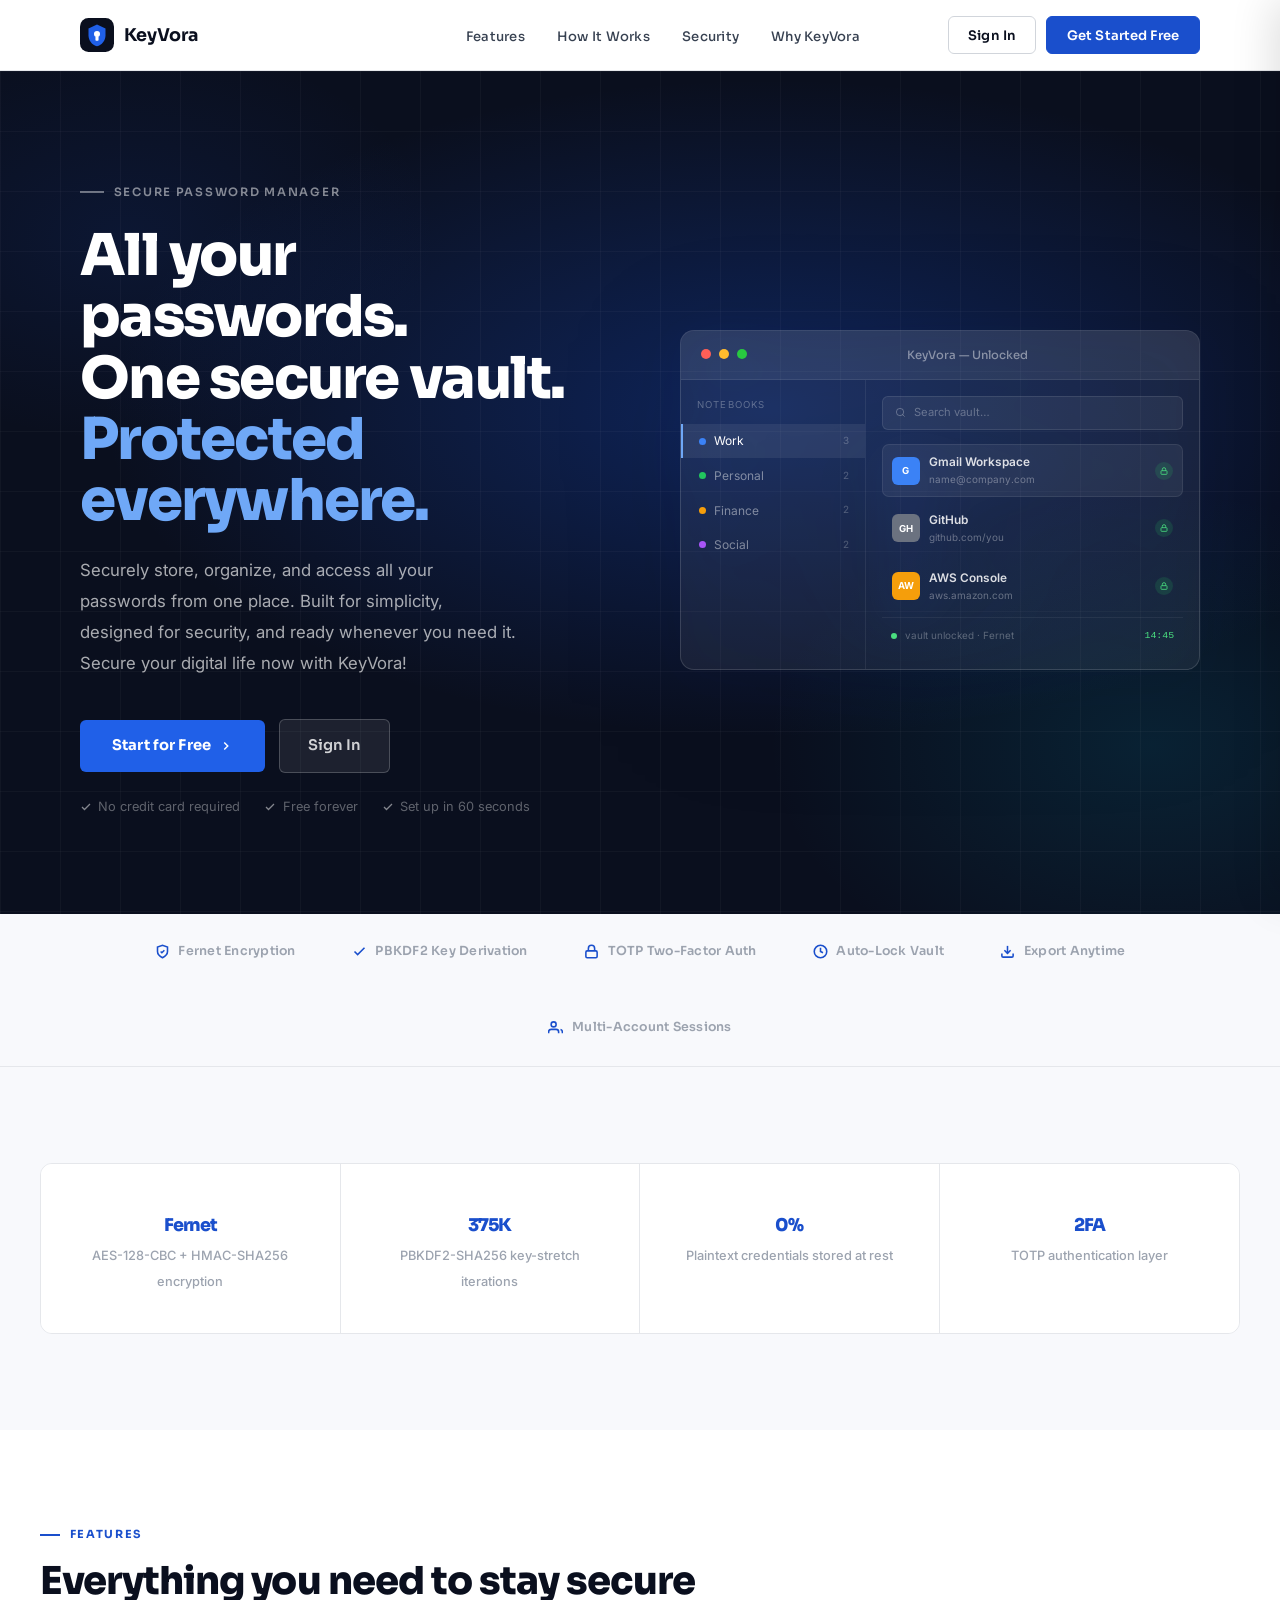
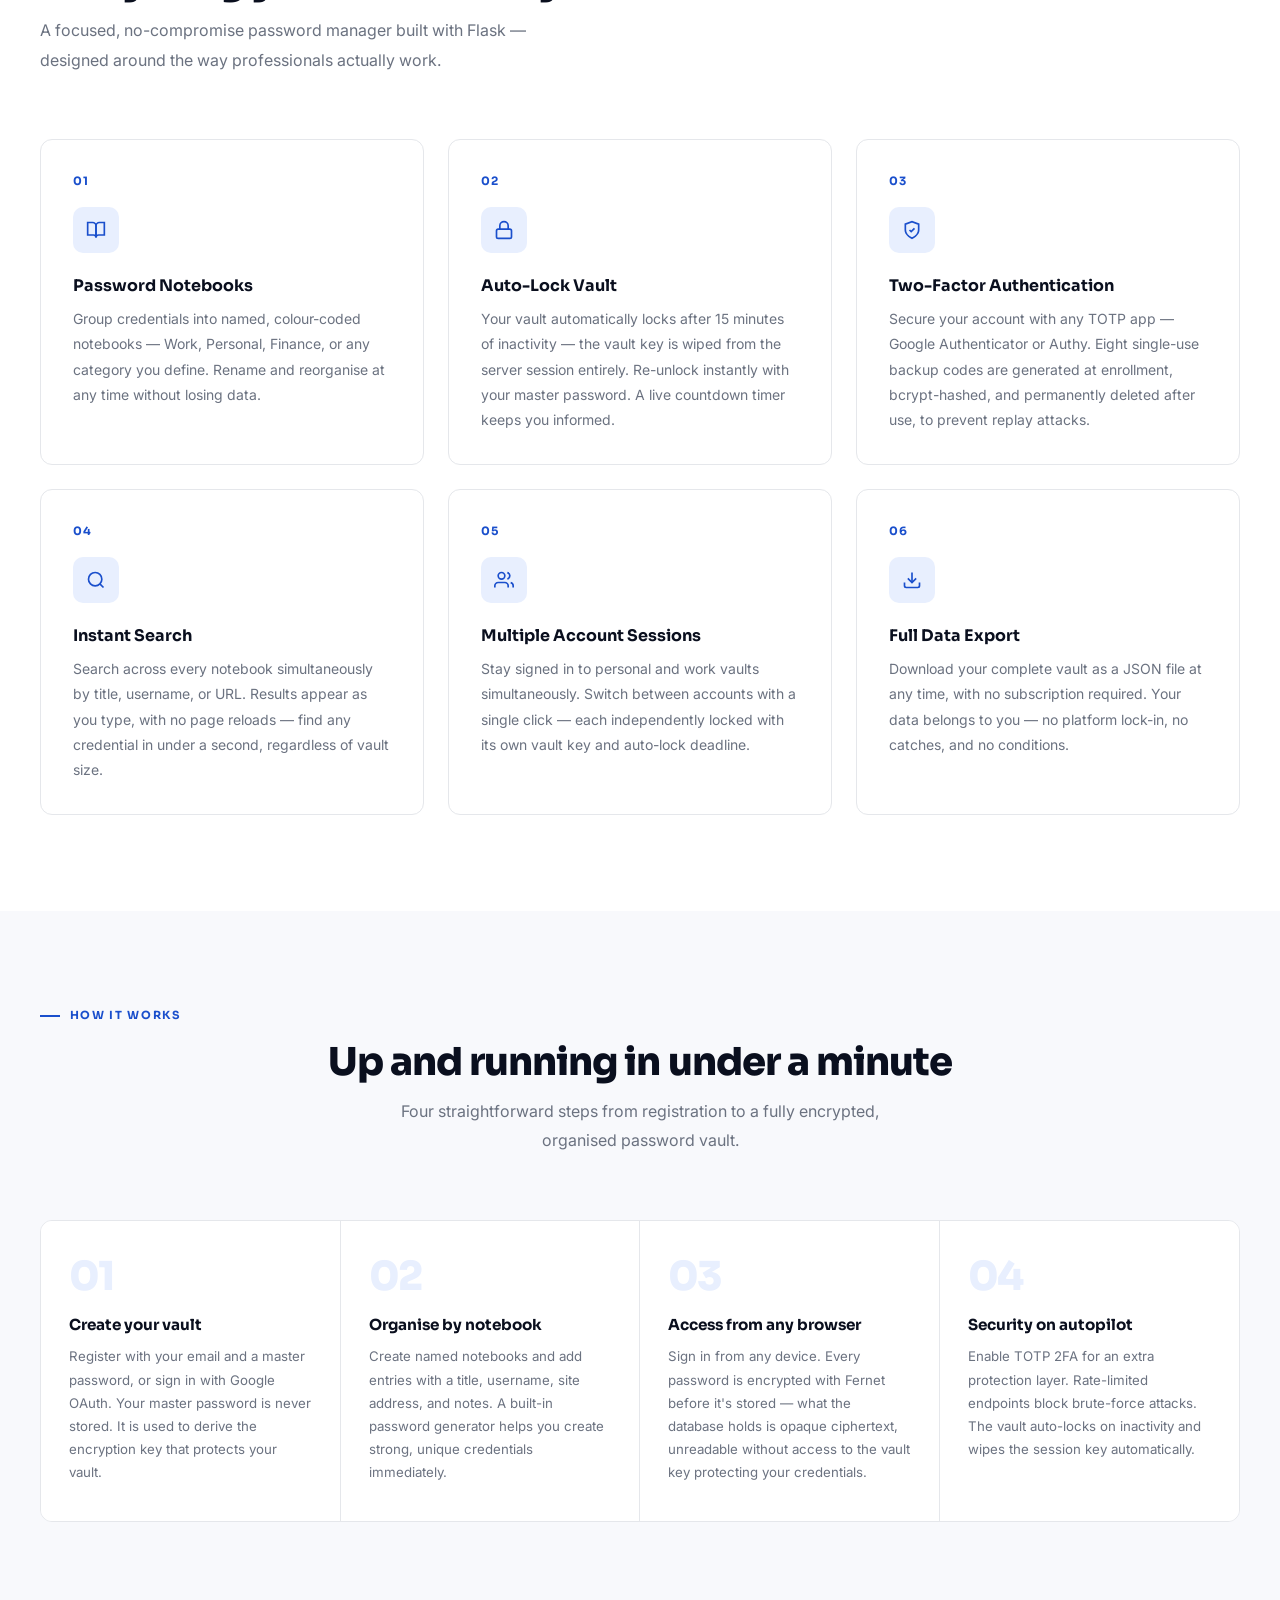
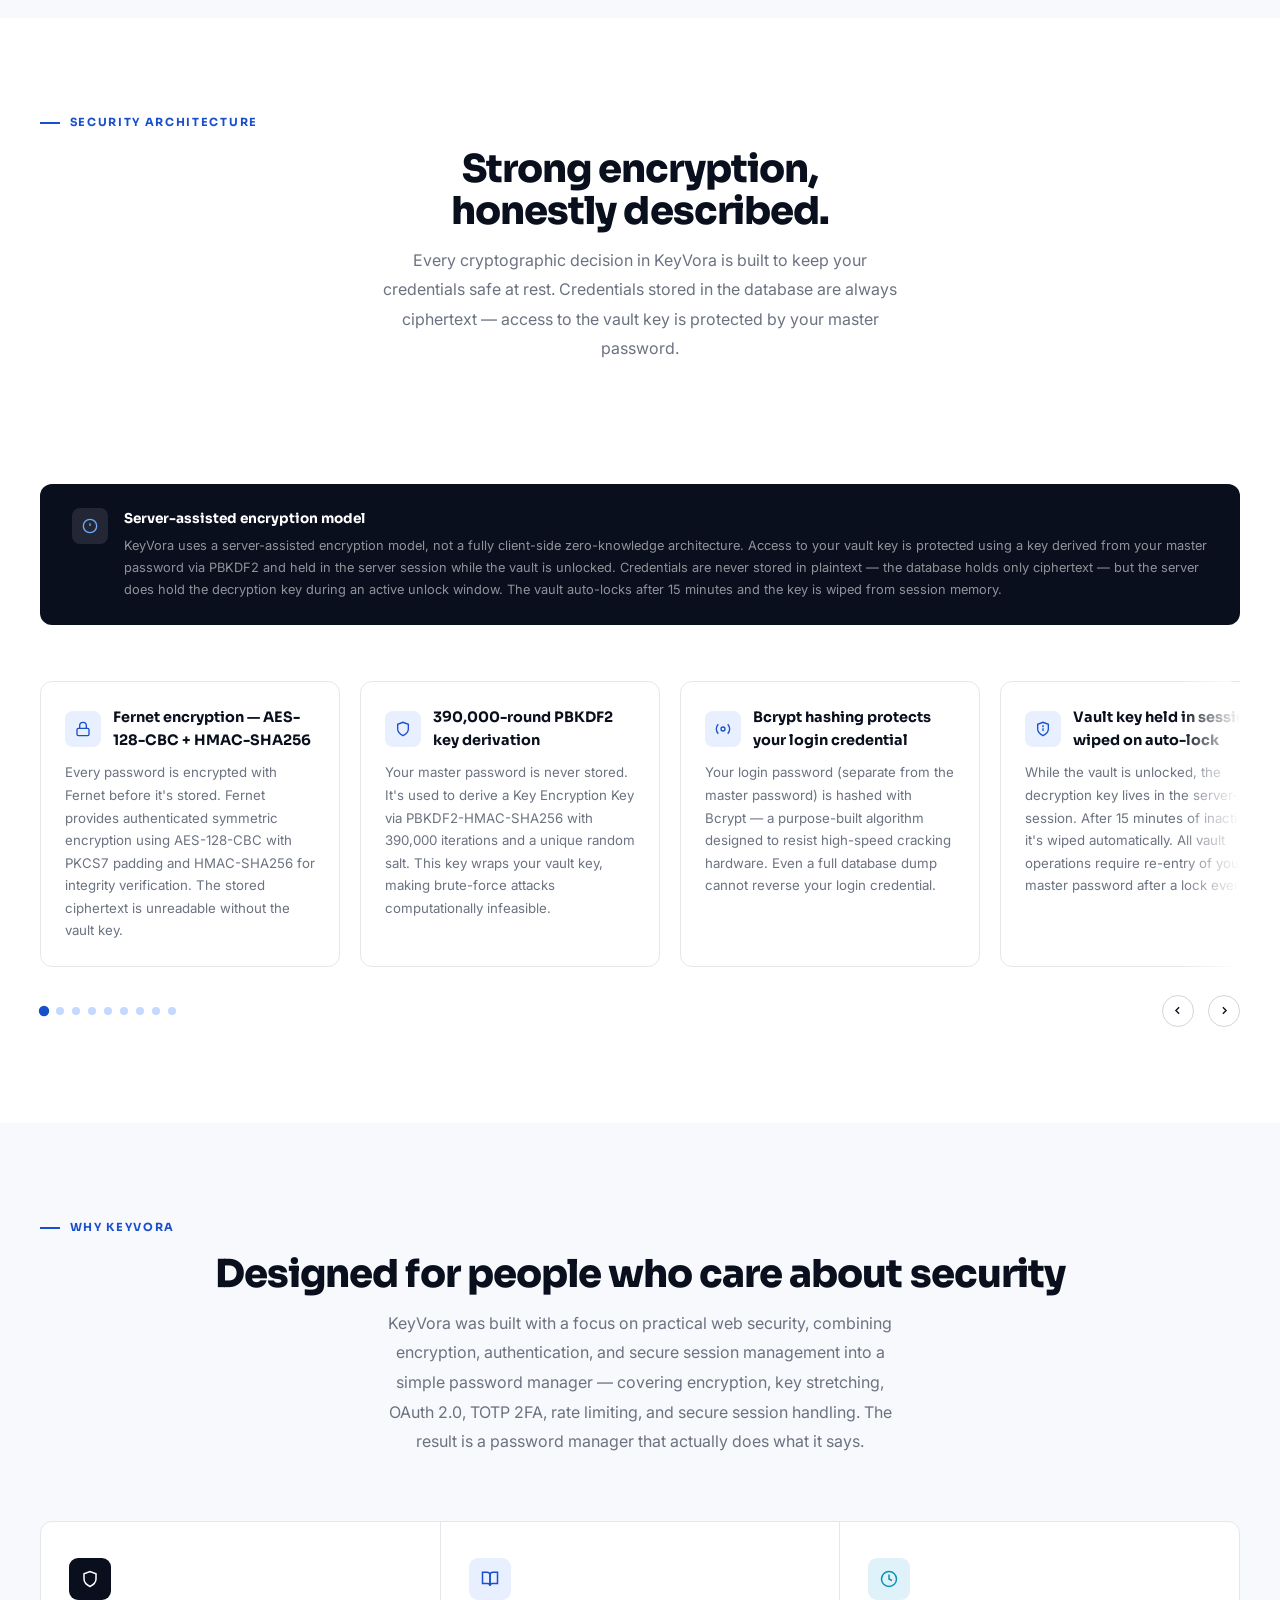
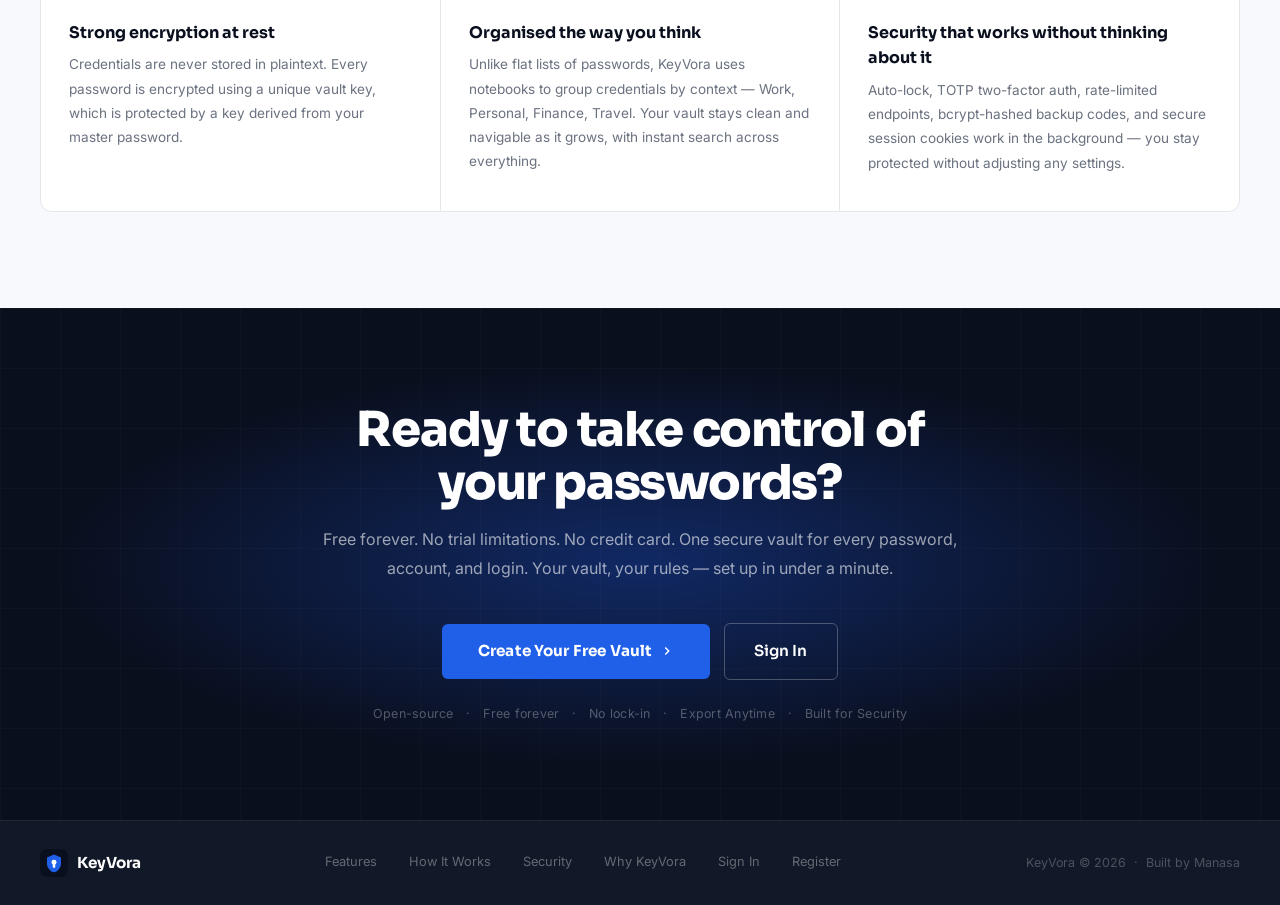
<file: templates/index.html>
<!DOCTYPE html>
<html lang="en">
<head>
<meta charset="UTF-8"/>
<meta name="viewport" content="width=device-width, initial-scale=1.0"/>
<title>KeyVora — Secure Password Manager</title>
<link href="https://fonts.googleapis.com/css2?family=Sora:wght@300;400;500;600;700;800&family=Inter:wght@300;400;500;600&display=swap" rel="stylesheet"/>
<style>
*,*::before,*::after{box-sizing:border-box;margin:0;padding:0}
html{scroll-behavior:smooth}

:root{
  --navy:#0a0f1e;
  --navy-2:#111827;
  --navy-3:#1a2236;
  --navy-4:#1e2d4a;
  --blue:#1a4fcc;
  --blue-2:#2060e8;
  --blue-light:#e8effe;
  --blue-mid:#c5d8ff;
  --teal:#0891b2;
  --teal-light:#e0f2f9;
  --white:#ffffff;
  --off-white:#f8f9fc;
  --text-dark:#0a0f1e;
  --text-med:#374151;
  --text-soft:#6b7280;
  --text-muted:#9ca3af;
  --border:#e5e7eb;
  --border-dark:#d1d5db;
  --font:'Sora',sans-serif;
  --font-body:'Inter',sans-serif;
  --max:1200px;
  --r:6px;
  --r-lg:12px;
}

body{background:var(--white);color:var(--text-dark);font-family:var(--font-body);font-size:16px;line-height:1.6;-webkit-font-smoothing:antialiased;overflow-x:hidden;}
a{text-decoration:none;color:inherit;}
ul{list-style:none;}

/* ══ NAV ══ */
nav{
  position:sticky;top:0;z-index:200;
  background:rgba(255,255,255,0.96);
  backdrop-filter:blur(12px);
  border-bottom:1px solid var(--border);
}
.nav-inner{
  max-width:var(--max);margin:0 auto;
  padding:0 2.5rem;height:70px;
  display:flex;align-items:center;gap:3rem;
}
.logo{display:flex;align-items:center;gap:0.6rem;flex-shrink:0;}
.logo-name{font-family:var(--font);font-size:1.1rem;font-weight:700;color:var(--navy);letter-spacing:-0.01em;}
.nav-links{display:flex;gap:0;margin-left:auto;}
.nav-links a{
  font-family:var(--font);font-size:0.82rem;font-weight:500;
  color:var(--text-med);padding:0.35rem 1rem;
  letter-spacing:0.02em;transition:color 0.15s;
}
.nav-links a:hover{color:var(--blue);}
.nav-cta{display:flex;align-items:center;gap:0.6rem;margin-left:1.5rem;}
.btn-nav-out{
  font-family:var(--font);font-size:0.82rem;font-weight:600;
  color:var(--navy);background:none;
  border:1.5px solid var(--border-dark);
  padding:0.45rem 1.2rem;border-radius:var(--r);
  cursor:pointer;transition:all 0.15s;display:inline-block;
  letter-spacing:0.01em;
}
.btn-nav-out:hover{border-color:var(--navy);}
.btn-nav-fill{
  font-family:var(--font);font-size:0.82rem;font-weight:600;
  color:white;background:var(--blue);
  border:1.5px solid var(--blue);
  padding:0.45rem 1.25rem;border-radius:var(--r);
  cursor:pointer;transition:background 0.15s;display:inline-block;
  letter-spacing:0.01em;
}
.btn-nav-fill:hover{background:var(--blue-2);}

.hamburger{
  display:none;
  flex-direction:column;justify-content:center;align-items:center;
  width:38px;height:38px;border-radius:6px;
  background:none;border:1.5px solid var(--border-dark);
  cursor:pointer;gap:5px;margin-left:auto;flex-shrink:0;
  transition:border-color 0.15s;
}
.hamburger:hover{border-color:var(--navy);}
.hamburger span{
  display:block;width:18px;height:1.5px;background:var(--navy);
  border-radius:2px;transition:transform 0.25s,opacity 0.25s;
}
.hamburger.open span:nth-child(1){transform:translateY(6.5px) rotate(45deg);}
.hamburger.open span:nth-child(2){opacity:0;}
.hamburger.open span:nth-child(3){transform:translateY(-6.5px) rotate(-45deg);}

/* ══ DRAWER ══ */
.drawer-overlay{
  display:none;position:fixed;inset:0;z-index:300;
  background:rgba(10,15,30,0.5);
  opacity:0;transition:opacity 0.3s;
}
.drawer-overlay.open{opacity:1;}
.drawer{
  position:fixed;top:0;right:0;bottom:0;z-index:301;
  width:280px;background:white;
  box-shadow:-8px 0 40px rgba(0,0,0,0.12);
  transform:translateX(100%);
  transition:transform 0.32s cubic-bezier(0.4,0,0.2,1);
  display:flex;flex-direction:column;
}
.drawer.open{transform:translateX(0);}
.drawer-header{
  display:flex;align-items:center;justify-content:space-between;
  padding:1.25rem 1.5rem;border-bottom:1px solid var(--border);
}
.drawer-close{
  width:32px;height:32px;border-radius:6px;
  background:none;border:1.5px solid var(--border-dark);
  cursor:pointer;display:flex;align-items:center;justify-content:center;
  transition:border-color 0.15s;
}
.drawer-close:hover{border-color:var(--navy);}
.drawer-close svg{width:14px;height:14px;color:var(--text-med);}
.drawer-links{
  flex:1;padding:1.5rem;display:flex;flex-direction:column;gap:0.25rem;
  overflow-y:auto;
}
.drawer-links a{
  font-family:var(--font);font-size:0.9rem;font-weight:500;
  color:var(--text-med);padding:0.7rem 0.75rem;
  border-radius:var(--r);transition:background 0.15s,color 0.15s;
  display:block;
}
.drawer-links a:hover{background:var(--blue-light);color:var(--blue);}
.drawer-divider{height:1px;background:var(--border);margin:0.5rem 0;}
.drawer-footer{padding:1.5rem;display:flex;flex-direction:column;gap:0.6rem;border-top:1px solid var(--border);}
.btn-drawer-out{
  font-family:var(--font);font-size:0.88rem;font-weight:600;
  color:var(--navy);background:none;
  border:1.5px solid var(--border-dark);
  padding:0.65rem 1.2rem;border-radius:var(--r);
  cursor:pointer;text-align:center;display:block;
  transition:border-color 0.15s;
}
.btn-drawer-out:hover{border-color:var(--navy);}
.btn-drawer-fill{
  font-family:var(--font);font-size:0.88rem;font-weight:600;
  color:white;background:var(--blue);
  border:1.5px solid var(--blue);
  padding:0.65rem 1.2rem;border-radius:var(--r);
  cursor:pointer;text-align:center;display:block;
  transition:background 0.15s;
}
.btn-drawer-fill:hover{background:var(--blue-2);}

/* ══ HERO ══ */
.hero{
  background:var(--navy);
  position:relative;overflow:hidden;
  min-height:88vh;display:flex;align-items:center;
}
.hero-mesh{
  position:absolute;inset:0;pointer-events:none;
  background:
    radial-gradient(ellipse 80% 60% at 60% 40%, rgba(26,79,204,0.35) 0%, transparent 65%),
    radial-gradient(ellipse 50% 50% at 90% 80%, rgba(8,145,178,0.15) 0%, transparent 60%),
    radial-gradient(ellipse 40% 40% at 10% 20%, rgba(26,79,204,0.12) 0%, transparent 60%);
}
.hero-lines{
  position:absolute;inset:0;pointer-events:none;
  background-image:
    linear-gradient(rgba(255,255,255,0.03) 1px, transparent 1px),
    linear-gradient(90deg, rgba(255,255,255,0.03) 1px, transparent 1px);
  background-size:60px 60px;
}
.hero-inner{
  max-width:var(--max);margin:0 auto;
  padding:7rem 2.5rem 6rem;
  display:grid;grid-template-columns:1fr 1fr;
  gap:5rem;align-items:center;
  position:relative;z-index:1;width:100%;
}
.hero-eyebrow{
  font-family:var(--font);
  font-size:0.72rem;font-weight:600;
  letter-spacing:0.15em;text-transform:uppercase;
  color:rgba(255,255,255,0.5);
  margin-bottom:1.5rem;
  display:flex;align-items:center;gap:0.6rem;
}
.hero-eyebrow::before{
  content:'';width:24px;height:1.5px;
  background:rgba(255,255,255,0.4);flex-shrink:0;
}
.hero-h1{
  font-family:var(--font);
  font-size:clamp(2.6rem,4.5vw,3.8rem);
  font-weight:800;line-height:1.06;
  letter-spacing:-0.03em;
  color:white;margin-bottom:1.5rem;
}
.hero-h1 span{color:#6fa8f7;}
.hero-desc{
  font-size:1.05rem;font-weight:400;
  color:rgba(255,255,255,0.65);
  line-height:1.85;max-width:440px;margin-bottom:2.5rem;
}
.hero-actions{display:flex;align-items:center;gap:0.85rem;flex-wrap:wrap;}
.btn-hero-main{
  font-family:var(--font);font-size:0.92rem;font-weight:700;
  color:white;background:var(--blue-2);
  border:none;padding:0.9rem 2rem;
  border-radius:var(--r);cursor:pointer;
  display:inline-flex;align-items:center;gap:0.5rem;
  transition:background 0.15s,transform 0.15s;
  letter-spacing:0.01em;
}
.btn-hero-main:hover{background:#1a56d6;transform:translateY(-1px);}
.btn-hero-main svg{width:14px;height:14px;}
.btn-hero-ghost{
  font-family:var(--font);font-size:0.92rem;font-weight:600;
  color:rgba(255,255,255,0.8);background:rgba(255,255,255,0.08);
  border:1.5px solid rgba(255,255,255,0.2);
  padding:0.9rem 1.75rem;border-radius:var(--r);
  cursor:pointer;display:inline-block;transition:all 0.15s;
}
.btn-hero-ghost:hover{background:rgba(255,255,255,0.12);border-color:rgba(255,255,255,0.35);}
.hero-caption{
  margin-top:1.5rem;
  font-size:0.8rem;color:rgba(255,255,255,0.35);
  display:flex;align-items:center;gap:1.5rem;flex-wrap:wrap;
}
.hero-caption span{display:flex;align-items:center;gap:0.4rem;}
.hero-caption svg{width:12px;height:12px;color:rgba(255,255,255,0.5);}

/* vault card */
.hero-visual{position:relative;}
.vault-float{
  position:relative;
  animation:vaultFloat 6s ease-in-out infinite;
  filter:drop-shadow(0 32px 64px rgba(0,0,0,0.55)) drop-shadow(0 8px 24px rgba(26,79,204,0.3));
}
@keyframes vaultFloat{
  0%,100%{transform:translateY(0) rotate(0deg);}
  30%{transform:translateY(-10px) rotate(0.4deg);}
  60%{transform:translateY(-6px) rotate(-0.3deg);}
}
.vault-preview{
  background:rgba(255,255,255,0.06);
  border:1px solid rgba(255,255,255,0.14);
  border-radius:14px;overflow:hidden;backdrop-filter:blur(20px);
}
.vp-header{
  background:rgba(255,255,255,0.07);
  padding:0.9rem 1.25rem;
  display:flex;align-items:center;gap:0.5rem;
  border-bottom:1px solid rgba(255,255,255,0.08);
}
.vp-dot{width:10px;height:10px;border-radius:50%;}
.vp-dot-r{background:#ff5f57;}.vp-dot-y{background:#febc2e;}.vp-dot-g{background:#28c840;}
.vp-title{font-family:var(--font);font-size:0.72rem;font-weight:500;color:rgba(255,255,255,0.45);margin:0 auto;}
.vp-body{display:grid;grid-template-columns:185px 1fr;}
.vp-sidebar{border-right:1px solid rgba(255,255,255,0.07);padding:1.1rem 0;}
.vp-nb-heading{font-size:0.6rem;letter-spacing:0.12em;text-transform:uppercase;color:rgba(255,255,255,0.3);padding:0 1rem 0.7rem;}
.vp-nb{
  display:flex;align-items:center;gap:0.5rem;
  padding:0.48rem 1rem;font-size:0.75rem;
  color:rgba(255,255,255,0.45);cursor:pointer;
  border-left:2px solid transparent;
  transition:background 0.2s,color 0.2s,border-color 0.2s;
}
.vp-nb.active{color:white;background:rgba(255,255,255,0.07);border-left-color:#6fa8f7;}
.vp-nb-dot{width:7px;height:7px;border-radius:50%;flex-shrink:0;}
.vp-nb-ct{margin-left:auto;font-size:0.62rem;color:rgba(255,255,255,0.25);}
.vp-main{padding:1rem;}
.vp-search{
  display:flex;align-items:center;gap:0.5rem;
  background:rgba(255,255,255,0.06);
  border:1px solid rgba(255,255,255,0.1);
  border-radius:6px;padding:0.45rem 0.75rem;margin-bottom:0.9rem;
}
.vp-search svg{width:11px;height:11px;color:rgba(255,255,255,0.3);}
.vp-search span{font-size:0.7rem;color:rgba(255,255,255,0.3);}
.vp-pane{display:none;}
.vp-pane.active{display:block;}
.vp-entry{
  display:flex;align-items:center;gap:0.6rem;
  padding:0.5rem 0.55rem;border-radius:7px;
  margin-bottom:0.3rem;cursor:pointer;
  border:1px solid transparent;
  transition:background 0.15s,transform 0.15s,border-color 0.15s;
}
.vp-entry:hover{background:rgba(255,255,255,0.06);border-color:rgba(255,255,255,0.08);transform:translateX(2px);}
.vp-entry.hl{background:rgba(255,255,255,0.06);border-color:rgba(255,255,255,0.08);}
.vp-av{width:28px;height:28px;border-radius:6px;flex-shrink:0;display:flex;align-items:center;justify-content:center;font-size:0.6rem;font-weight:700;color:white;}
.av-g{background:#3b82f6;}.av-gh{background:#6b7280;}.av-aw{background:#f59e0b;}
.av-tw{background:#1da1f2;}.av-sp{background:#1db954;}.av-nt{background:#e53935;}
.av-am{background:#ff9900;}.av-pp{background:#003087;}
.vp-ei{flex:1;min-width:0;}
.vp-en{font-size:0.74rem;font-weight:600;color:rgba(255,255,255,0.85);}
.vp-eu{font-size:0.62rem;color:rgba(255,255,255,0.35);overflow:hidden;text-overflow:ellipsis;white-space:nowrap;}
.vp-lk{width:18px;height:18px;border-radius:50%;background:rgba(34,197,94,0.15);display:flex;align-items:center;justify-content:center;flex-shrink:0;}
.vp-lk svg{width:8px;height:8px;color:#4ade80;}
.vp-foot{
  display:flex;align-items:center;gap:0.5rem;
  padding:0.6rem 0.55rem;
  border-top:1px solid rgba(255,255,255,0.06);margin-top:0.2rem;
}
.vp-pulse{width:6px;height:6px;border-radius:50%;background:#4ade80;animation:pulse 2.5s infinite;}
@keyframes pulse{0%,100%{opacity:1;}50%{opacity:0.4;}}
.vp-ft{font-size:0.62rem;color:rgba(255,255,255,0.3);}
.vp-timer{margin-left:auto;font-size:0.62rem;color:#4ade80;font-family:monospace;}

/* ══ TRUST STRIP ══ */
.trust-section{
  background:var(--off-white);border-bottom:1px solid var(--border);padding:1.75rem 2.5rem;
}
.trust-inner{max-width:var(--max);margin:0 auto;display:flex;align-items:center;justify-content:center;gap:3.5rem;flex-wrap:wrap;}
.trust-item{display:flex;align-items:center;gap:0.55rem;font-family:var(--font);font-size:0.78rem;font-weight:600;color:var(--text-muted);letter-spacing:0.02em;}
.trust-item svg{width:15px;height:15px;color:var(--blue);}

/* ══ SHARED SECTION ══ */
.section{padding:6rem 2.5rem;}
.section-light{background:var(--white);}
.section-off{background:var(--off-white);}
.wrap{max-width:var(--max);margin:0 auto;}
.eyebrow{
  font-family:var(--font);font-size:0.7rem;font-weight:700;
  letter-spacing:0.15em;text-transform:uppercase;
  color:var(--blue);margin-bottom:1rem;
  display:flex;align-items:center;gap:0.6rem;
}
.eyebrow::before{content:'';width:20px;height:2px;background:var(--blue);flex-shrink:0;}
.section-h2{
  font-family:var(--font);
  font-size:clamp(1.9rem,3vw,2.75rem);
  font-weight:800;line-height:1.1;
  letter-spacing:-0.025em;color:var(--text-dark);margin-bottom:0.85rem;
}
.section-sub{font-size:1rem;font-weight:400;color:var(--text-soft);line-height:1.85;max-width:520px;}
.section-header{margin-bottom:4rem;}
.section-header.center{text-align:center;}
.section-header.center .section-sub{margin:0 auto;}

/* ══ STATS ══ */
.stats-grid{
  display:grid;grid-template-columns:repeat(4,1fr);
  border:1px solid var(--border);border-radius:var(--r-lg);overflow:hidden;
}
.stat-cell{padding:2.5rem 2rem;text-align:center;border-right:1px solid var(--border);background:white;}
.stat-cell:last-child{border-right:none;}
.stat-val{
  font-family:var(--font);font-size:2rem;font-weight:800;
  color:var(--navy);letter-spacing:-0.03em;
  display:block;line-height:1;margin-bottom:0.4rem;
}
.stat-val span{font-size:1.1rem;color:var(--blue);}
.stat-lbl{font-size:0.8rem;color:var(--text-muted);font-weight:500;}

/* ══ FEATURES ══ */
.features-grid{display:grid;grid-template-columns:repeat(3,1fr);gap:1.5rem;}
.feat{
  background:white;border:1px solid var(--border);
  border-radius:var(--r-lg);padding:2rem;
  transition:border-color 0.25s,box-shadow 0.25s,transform 0.25s;cursor:default;
}
.feat:hover{border-color:#c5d8ff;box-shadow:0 12px 40px rgba(26,79,204,0.1);transform:translateY(-5px);}
.feat-num{font-family:var(--font);font-size:0.72rem;font-weight:700;letter-spacing:0.1em;color:var(--blue);margin-bottom:1rem;}
.feat-icon{
  width:46px;height:46px;border-radius:10px;background:var(--blue-light);
  display:flex;align-items:center;justify-content:center;margin-bottom:1.25rem;transition:background 0.25s;
}
.feat:hover .feat-icon{background:var(--blue-mid);}
.feat-icon svg{width:20px;height:20px;color:var(--blue);}
.feat-title{font-family:var(--font);font-size:1rem;font-weight:700;color:var(--navy);margin-bottom:0.5rem;}
.feat-desc{font-size:0.875rem;color:var(--text-soft);line-height:1.8;}

/* ══ HOW IT WORKS ══ */
.how-grid{
  display:grid;grid-template-columns:repeat(4,1fr);
  border:1px solid var(--border);border-radius:var(--r-lg);overflow:hidden;
}
.how-step{
  padding:2.25rem 1.75rem;border-right:1px solid var(--border);background:white;
  transition:background 0.2s,transform 0.2s,box-shadow 0.2s;cursor:default;
}
.how-step:last-child{border-right:none;}
.how-step:hover{background:var(--blue-light);transform:translateY(-3px);box-shadow:0 8px 24px rgba(26,79,204,0.09);}
.how-step-num{
  font-family:var(--font);font-size:2.5rem;font-weight:800;
  color:#e8effe;letter-spacing:-0.04em;
  display:block;line-height:1;margin-bottom:1rem;transition:color 0.2s;
}
.how-step:hover .how-step-num{color:#c5d8ff;}
.how-step-title{font-family:var(--font);font-size:0.95rem;font-weight:700;color:var(--navy);margin-bottom:0.5rem;}
.how-step-desc{font-size:0.83rem;color:var(--text-soft);line-height:1.75;}

/* ══ SECURITY ══ */
.security-layout{display:flex;flex-direction:column;gap:3.5rem;}

.promises-scroll-wrap{position:relative;}
.promises-scroll-wrap::after{
  content:'';
  position:absolute;right:0;top:0;bottom:0;width:60px;
  background:linear-gradient(to right, transparent, var(--white));
  pointer-events:none;border-radius:0 var(--r-lg) var(--r-lg) 0;
}
.promises{
  display:flex;flex-direction:row;gap:1.25rem;
  overflow-x:auto;scroll-snap-type:x mandatory;
  -webkit-overflow-scrolling:touch;
  padding-bottom:0.75rem;
  scrollbar-width:thin;scrollbar-color:var(--blue-mid) transparent;
}
.promises::-webkit-scrollbar{height:4px;}
.promises::-webkit-scrollbar-track{background:transparent;}
.promises::-webkit-scrollbar-thumb{background:var(--blue-mid);border-radius:4px;}
.promise-card{
  background:white;border:1px solid var(--border);
  border-radius:var(--r-lg);padding:1.5rem;
  min-width:300px;max-width:300px;
  flex-shrink:0;scroll-snap-align:start;
  transition:border-color 0.2s,transform 0.2s,box-shadow 0.2s;
}
.promise-card:hover{border-color:#c5d8ff;transform:translateY(-3px);box-shadow:0 8px 28px rgba(26,79,204,0.09);}
.pc-head{display:flex;align-items:center;gap:0.75rem;margin-bottom:0.6rem;}
.pc-icon{
  width:36px;height:36px;border-radius:8px;background:var(--blue-light);
  display:flex;align-items:center;justify-content:center;flex-shrink:0;transition:background 0.2s;
}
.promise-card:hover .pc-icon{background:var(--blue-mid);}
.pc-icon svg{width:16px;height:16px;color:var(--blue);}
.pc-title{font-family:var(--font);font-size:0.9rem;font-weight:700;color:var(--navy);}
.pc-desc{font-size:0.83rem;color:var(--text-soft);line-height:1.7;}

/* callout banner */
.arch-note{
  background:var(--navy);border-radius:var(--r-lg);padding:1.5rem 2rem;
  display:flex;align-items:flex-start;gap:1rem;
}
.arch-note-icon{
  width:36px;height:36px;border-radius:8px;background:rgba(255,255,255,0.1);
  display:flex;align-items:center;justify-content:center;flex-shrink:0;
}
.arch-note-icon svg{width:16px;height:16px;color:#6fa8f7;}
.arch-note-body{}
.arch-note-title{font-family:var(--font);font-size:0.85rem;font-weight:700;color:white;margin-bottom:0.35rem;}
.arch-note-desc{font-size:0.8rem;color:rgba(255,255,255,0.55);line-height:1.7;}

.promises-nav{display:flex;align-items:center;gap:0.5rem;margin-top:1rem;}
.promises-dot{
  width:8px;height:8px;border-radius:50%;background:var(--blue-mid);
  cursor:pointer;transition:background 0.2s,transform 0.2s;border:none;padding:0;
}
.promises-dot.active{background:var(--blue);transform:scale(1.3);}
.promises-arrow{
  width:32px;height:32px;border-radius:50%;
  background:white;border:1.5px solid var(--border-dark);
  display:flex;align-items:center;justify-content:center;
  cursor:pointer;transition:border-color 0.15s,background 0.15s;margin-left:auto;
}
.promises-arrow:last-child{margin-left:0.4rem;}
.promises-arrow:hover{border-color:var(--blue);background:var(--blue-light);}
.promises-arrow svg{width:13px;height:13px;color:var(--navy);}

/* ══ WHY SECTION ══ */
.why-grid{display:grid;grid-template-columns:repeat(3,1fr);gap:1px;background:var(--border);border:1px solid var(--border);border-radius:var(--r-lg);overflow:hidden;}
.why-card{background:white;padding:2.25rem 1.75rem;transition:background 0.2s,transform 0.2s;}
.why-card:hover{background:var(--blue-light);transform:translateY(-3px);z-index:1;position:relative;box-shadow:0 8px 28px rgba(26,79,204,0.09);}
.wc-icon{width:42px;height:42px;border-radius:9px;display:flex;align-items:center;justify-content:center;margin-bottom:1.25rem;transition:background 0.2s;}
.wci-navy{background:var(--navy);}
.wci-navy svg{color:white;}
.wci-blue{background:var(--blue-light);}
.wci-blue svg{color:var(--blue);}
.wci-teal{background:var(--teal-light);}
.wci-teal svg{color:var(--teal);}
.wc-icon svg{width:18px;height:18px;}
.why-card:hover .wci-blue{background:white;}
.why-title{font-family:var(--font);font-size:1rem;font-weight:700;color:var(--navy);margin-bottom:0.45rem;}
.why-desc{font-size:0.85rem;color:var(--text-soft);line-height:1.78;}

/* ══ CTA ══ */
.cta-section{background:var(--navy);padding:6rem 2.5rem;text-align:center;position:relative;overflow:hidden;}
.cta-bg-mesh{position:absolute;inset:0;pointer-events:none;background:radial-gradient(ellipse 70% 60% at 50% 50%, rgba(26,79,204,0.4) 0%, transparent 65%);}
.cta-bg-lines{
  position:absolute;inset:0;pointer-events:none;
  background-image:linear-gradient(rgba(255,255,255,0.02) 1px, transparent 1px),linear-gradient(90deg, rgba(255,255,255,0.02) 1px, transparent 1px);
  background-size:60px 60px;
}
.cta-inner{max-width:640px;margin:0 auto;position:relative;z-index:1;}
.cta-h{font-family:var(--font);font-size:clamp(2rem,4vw,3rem);font-weight:800;line-height:1.1;letter-spacing:-0.025em;color:white;margin-bottom:1rem;}
.cta-sub{font-size:1rem;color:rgba(255,255,255,0.6);line-height:1.8;margin-bottom:2.5rem;}
.cta-btns{display:flex;align-items:center;justify-content:center;gap:0.85rem;flex-wrap:wrap;}
.btn-cta-main{
  font-family:var(--font);font-size:0.95rem;font-weight:700;
  color:white;background:var(--blue-2);border:none;
  padding:0.95rem 2.25rem;border-radius:var(--r);
  cursor:pointer;display:inline-flex;align-items:center;gap:0.5rem;
  transition:background 0.15s,transform 0.15s;letter-spacing:0.01em;
}
.btn-cta-main:hover{background:#1a56d6;transform:translateY(-1px);}
.btn-cta-out{
  font-family:var(--font);font-size:0.95rem;font-weight:600;
  color:white;background:none;
  border:1.5px solid rgba(255,255,255,0.25);
  padding:0.95rem 1.85rem;border-radius:var(--r);
  cursor:pointer;display:inline-block;transition:border-color 0.15s;
}
.btn-cta-out:hover{border-color:rgba(255,255,255,0.5);}
.cta-note{margin-top:1.5rem;font-size:0.78rem;color:rgba(255,255,255,0.3);letter-spacing:0.02em;}

/* ══ FOOTER ══ */
footer{background:var(--navy-2);border-top:1px solid rgba(255,255,255,0.06);padding:1.75rem 2.5rem;}
.foot-wrap{max-width:var(--max);margin:0 auto;display:flex;align-items:center;justify-content:space-between;flex-wrap:wrap;gap:1rem;}
.foot-logo{display:flex;align-items:center;gap:0.55rem;}
.foot-logo-name{font-family:var(--font);font-size:0.95rem;font-weight:700;color:white;}
.foot-links{display:flex;gap:2rem;}
.foot-links a{font-size:0.8rem;color:rgba(255,255,255,0.35);transition:color 0.15s;}
.foot-links a:hover{color:rgba(255,255,255,0.7);}
.foot-copy{font-size:0.78rem;color:rgba(255,255,255,0.25);}

/* ══ REVEAL ══ */
.reveal{opacity:0;transform:translateY(18px);transition:opacity 0.65s ease,transform 0.65s ease;}
.reveal.in{opacity:1;transform:none;}
.d1{transition-delay:.08s}.d2{transition-delay:.16s}.d3{transition-delay:.24s}
.d4{transition-delay:.32s}.d5{transition-delay:.4s}.d6{transition-delay:.48s}

/* ══ RESPONSIVE ══ */
@media(max-width:1024px){
  .features-grid{grid-template-columns:repeat(2,1fr);}
  .stats-grid{grid-template-columns:repeat(2,1fr);}
  .promise-card{min-width:270px;max-width:270px;}
}
@media(max-width:860px){
  .hero-inner{grid-template-columns:1fr;gap:3rem;padding:5rem 1.75rem 4rem;}
  .how-grid{grid-template-columns:repeat(2,1fr);}
  .why-grid{grid-template-columns:1fr 1fr;}
  .nav-links,.nav-cta{display:none;}
  .hamburger{display:flex;}
  .nav-inner{padding:0 1.5rem;}
  .arch-note{flex-direction:column;gap:0.75rem;}
}
@media(max-width:640px){
  .features-grid{grid-template-columns:1fr;}
  .how-grid{grid-template-columns:1fr;}
  .why-grid{grid-template-columns:1fr;}
  .stats-grid{grid-template-columns:1fr 1fr;}
  .hero-h1{font-size:2.2rem;}
  .section{padding:4rem 1.5rem;}
  .vp-body{grid-template-columns:155px 1fr;}
}
@media(max-width:400px){
  .vp-body{grid-template-columns:1fr;}
  .vp-sidebar{display:none;}
}
</style>
</head>
<body>

<!-- ══ NAV ══ -->
<nav>
  <div class="nav-inner">
    <a href="/" class="logo">
      <svg width="34" height="34" viewBox="0 0 36 36" fill="none" xmlns="http://www.w3.org/2000/svg">
        <rect width="36" height="36" rx="9" fill="#0a0f1e"/>
        <path d="M18 7L9 11v7.5c0 5.25 3.8 10.15 9 11.5 5.2-1.35 9-6.25 9-11.5V11L18 7z" fill="#2060e8"/>
        <circle cx="18" cy="17" r="3.2" fill="white"/>
        <rect x="16.35" y="19.2" width="3.3" height="4.8" rx="0.8" fill="white"/>
      </svg>
      <span class="logo-name">KeyVora</span>
    </a>
    <ul class="nav-links">
      <li><a href="#features">Features</a></li>
      <li><a href="#how-it-works">How It Works</a></li>
      <li><a href="#security">Security</a></li>
      <li><a href="#why">Why KeyVora</a></li>
    </ul>
    <div class="nav-cta">
      <a href="/login" class="btn-nav-out">Sign In</a>
      <a href="/register" class="btn-nav-fill">Get Started Free</a>
    </div>
    <button class="hamburger" id="hamburger" aria-label="Open menu">
      <span></span><span></span><span></span>
    </button>
  </div>
</nav>

<!-- ══ DRAWER ══ -->
<div class="drawer-overlay" id="drawerOverlay"></div>
<div class="drawer" id="drawer" role="dialog" aria-label="Navigation menu">
  <div class="drawer-header">
    <a href="/" class="logo">
      <svg width="28" height="28" viewBox="0 0 36 36" fill="none" xmlns="http://www.w3.org/2000/svg">
        <rect width="36" height="36" rx="9" fill="#0a0f1e"/>
        <path d="M18 7L9 11v7.5c0 5.25 3.8 10.15 9 11.5 5.2-1.35 9-6.25 9-11.5V11L18 7z" fill="#2060e8"/>
        <circle cx="18" cy="17" r="3.2" fill="white"/>
        <rect x="16.35" y="19.2" width="3.3" height="4.8" rx="0.8" fill="white"/>
      </svg>
      <span class="logo-name" style="font-size:0.95rem;">KeyVora</span>
    </a>
    <button class="drawer-close" id="drawerClose" aria-label="Close menu">
      <svg viewBox="0 0 24 24" fill="none" stroke="currentColor" stroke-width="2.5"><line x1="18" y1="6" x2="6" y2="18"/><line x1="6" y1="6" x2="18" y2="18"/></svg>
    </button>
  </div>
  <div class="drawer-links">
    <a href="#features">Features</a>
    <a href="#how-it-works">How It Works</a>
    <a href="#security">Security</a>
    <a href="#why">Why KeyVora</a>
    <div class="drawer-divider"></div>
  </div>
  <div class="drawer-footer">
    <a href="/login" class="btn-drawer-out">Sign In</a>
    <a href="/register" class="btn-drawer-fill">Get Started Free</a>
  </div>
</div>

<!-- ══ HERO ══ -->
<section class="hero">
  <div class="hero-mesh"></div>
  <div class="hero-lines"></div>
  <div class="hero-inner">
    <div>
      <div class="hero-eyebrow">Secure Password Manager</div>
      <h1 class="hero-h1">
        All your passwords.<br>One secure vault.<br>
        <span>Protected everywhere.</span>
      </h1>
      <p class="hero-desc">
        Securely store, organize, and access all your passwords from one place. Built for simplicity, designed for security, and ready whenever you need it. Secure your digital life now with KeyVora!
      </p>
      <div class="hero-actions">
        <a href="/register" class="btn-hero-main">
          Start for Free
          <svg viewBox="0 0 24 24" fill="none" stroke="currentColor" stroke-width="2.5"><polyline points="9 18 15 12 9 6"/></svg>
        </a>
        <a href="/login" class="btn-hero-ghost">Sign In</a>
      </div>
      <div class="hero-caption">
        <span>
          <svg viewBox="0 0 24 24" fill="none" stroke="currentColor" stroke-width="2.5"><polyline points="20 6 9 17 4 12"/></svg>
          No credit card required
        </span>
        <span>
          <svg viewBox="0 0 24 24" fill="none" stroke="currentColor" stroke-width="2.5"><polyline points="20 6 9 17 4 12"/></svg>
          Free forever
        </span>
        <span>
          <svg viewBox="0 0 24 24" fill="none" stroke="currentColor" stroke-width="2.5"><polyline points="20 6 9 17 4 12"/></svg>
          Set up in 60 seconds
        </span>
      </div>
    </div>

    <!-- Floating vault card -->
    <div class="hero-visual">
      <div class="vault-float">
        <div class="vault-preview">
          <div class="vp-header">
            <div class="vp-dot vp-dot-r"></div>
            <div class="vp-dot vp-dot-y"></div>
            <div class="vp-dot vp-dot-g"></div>
            <span class="vp-title">KeyVora — Unlocked</span>
          </div>
          <div class="vp-body">
            <div class="vp-sidebar">
              <div class="vp-nb-heading">Notebooks</div>
              <div class="vp-nb active" data-nb="work">
                <span class="vp-nb-dot" style="background:#3b82f6;"></span>Work
                <span class="vp-nb-ct">3</span>
              </div>
              <div class="vp-nb" data-nb="personal">
                <span class="vp-nb-dot" style="background:#22c55e;"></span>Personal
                <span class="vp-nb-ct">2</span>
              </div>
              <div class="vp-nb" data-nb="finance">
                <span class="vp-nb-dot" style="background:#f59e0b;"></span>Finance
                <span class="vp-nb-ct">2</span>
              </div>
              <div class="vp-nb" data-nb="social">
                <span class="vp-nb-dot" style="background:#a855f7;"></span>Social
                <span class="vp-nb-ct">2</span>
              </div>
            </div>
            <div class="vp-main">
              <div class="vp-search">
                <svg viewBox="0 0 24 24" fill="none" stroke="currentColor" stroke-width="2"><circle cx="11" cy="11" r="8"/><line x1="21" y1="21" x2="16.65" y2="16.65"/></svg>
                <span>Search vault…</span>
              </div>
              <!-- Work pane -->
              <div class="vp-pane active" id="pane-work">
                <div class="vp-entry hl">
                  <div class="vp-av av-g">G</div>
                  <div class="vp-ei"><div class="vp-en">Gmail Workspace</div><div class="vp-eu">name@company.com</div></div>
                  <div class="vp-lk"><svg viewBox="0 0 24 24" fill="none" stroke="currentColor" stroke-width="2.5"><rect x="3" y="11" width="18" height="11" rx="2"/><path d="M7 11V7a5 5 0 0 1 10 0v4"/></svg></div>
                </div>
                <div class="vp-entry">
                  <div class="vp-av av-gh">GH</div>
                  <div class="vp-ei"><div class="vp-en">GitHub</div><div class="vp-eu">github.com/you</div></div>
                  <div class="vp-lk"><svg viewBox="0 0 24 24" fill="none" stroke="currentColor" stroke-width="2.5"><rect x="3" y="11" width="18" height="11" rx="2"/><path d="M7 11V7a5 5 0 0 1 10 0v4"/></svg></div>
                </div>
                <div class="vp-entry">
                  <div class="vp-av av-aw">AW</div>
                  <div class="vp-ei"><div class="vp-en">AWS Console</div><div class="vp-eu">aws.amazon.com</div></div>
                  <div class="vp-lk"><svg viewBox="0 0 24 24" fill="none" stroke="currentColor" stroke-width="2.5"><rect x="3" y="11" width="18" height="11" rx="2"/><path d="M7 11V7a5 5 0 0 1 10 0v4"/></svg></div>
                </div>
              </div>
              <!-- Personal pane -->
              <div class="vp-pane" id="pane-personal">
                <div class="vp-entry hl">
                  <div class="vp-av av-tw">TW</div>
                  <div class="vp-ei"><div class="vp-en">Twitter / X</div><div class="vp-eu">x.com/you</div></div>
                  <div class="vp-lk"><svg viewBox="0 0 24 24" fill="none" stroke="currentColor" stroke-width="2.5"><rect x="3" y="11" width="18" height="11" rx="2"/><path d="M7 11V7a5 5 0 0 1 10 0v4"/></svg></div>
                </div>
                <div class="vp-entry">
                  <div class="vp-av av-sp">SP</div>
                  <div class="vp-ei"><div class="vp-en">Spotify</div><div class="vp-eu">spotify.com</div></div>
                  <div class="vp-lk"><svg viewBox="0 0 24 24" fill="none" stroke="currentColor" stroke-width="2.5"><rect x="3" y="11" width="18" height="11" rx="2"/><path d="M7 11V7a5 5 0 0 1 10 0v4"/></svg></div>
                </div>
              </div>
              <!-- Finance pane -->
              <div class="vp-pane" id="pane-finance">
                <div class="vp-entry hl">
                  <div class="vp-av av-am">AM</div>
                  <div class="vp-ei"><div class="vp-en">Amazon</div><div class="vp-eu">amazon.in</div></div>
                  <div class="vp-lk"><svg viewBox="0 0 24 24" fill="none" stroke="currentColor" stroke-width="2.5"><rect x="3" y="11" width="18" height="11" rx="2"/><path d="M7 11V7a5 5 0 0 1 10 0v4"/></svg></div>
                </div>
                <div class="vp-entry">
                  <div class="vp-av av-pp">PP</div>
                  <div class="vp-ei"><div class="vp-en">PayPal</div><div class="vp-eu">paypal.com</div></div>
                  <div class="vp-lk"><svg viewBox="0 0 24 24" fill="none" stroke="currentColor" stroke-width="2.5"><rect x="3" y="11" width="18" height="11" rx="2"/><path d="M7 11V7a5 5 0 0 1 10 0v4"/></svg></div>
                </div>
              </div>
              <!-- Social pane -->
              <div class="vp-pane" id="pane-social">
                <div class="vp-entry hl">
                  <div class="vp-av av-nt">NT</div>
                  <div class="vp-ei"><div class="vp-en">Netflix</div><div class="vp-eu">netflix.com</div></div>
                  <div class="vp-lk"><svg viewBox="0 0 24 24" fill="none" stroke="currentColor" stroke-width="2.5"><rect x="3" y="11" width="18" height="11" rx="2"/><path d="M7 11V7a5 5 0 0 1 10 0v4"/></svg></div>
                </div>
                <div class="vp-entry">
                  <div class="vp-av av-tw">LI</div>
                  <div class="vp-ei"><div class="vp-en">LinkedIn</div><div class="vp-eu">linkedin.com/in/you</div></div>
                  <div class="vp-lk"><svg viewBox="0 0 24 24" fill="none" stroke="currentColor" stroke-width="2.5"><rect x="3" y="11" width="18" height="11" rx="2"/><path d="M7 11V7a5 5 0 0 1 10 0v4"/></svg></div>
                </div>
              </div>
              <div class="vp-foot">
                <div class="vp-pulse"></div>
                <span class="vp-ft">vault unlocked · Fernet</span>
                <span class="vp-timer" id="vaultTimer">14:47</span>
              </div>
            </div>
          </div>
        </div>
      </div>
    </div>
  </div>
</section>

<!-- ══ TRUST STRIP ══ -->
<div class="trust-section">
  <div class="trust-inner">
    <div class="trust-item">
      <svg viewBox="0 0 24 24" fill="none" stroke="currentColor" stroke-width="2.5"><path d="M12 22s8-4 8-10V5l-8-3-8 3v7c0 6 8 10 8 10z"/><polyline points="9 12 11 14 15 10"/></svg>
      Fernet Encryption
    </div>
    <div class="trust-item">
      <svg viewBox="0 0 24 24" fill="none" stroke="currentColor" stroke-width="2.5"><polyline points="20 6 9 17 4 12"/></svg>
      PBKDF2 Key Derivation
    </div>
    <div class="trust-item">
      <svg viewBox="0 0 24 24" fill="none" stroke="currentColor" stroke-width="2.5"><rect x="3" y="11" width="18" height="11" rx="2"/><path d="M7 11V7a5 5 0 0 1 10 0v4"/></svg>
      TOTP Two-Factor Auth
    </div>
    <div class="trust-item">
      <svg viewBox="0 0 24 24" fill="none" stroke="currentColor" stroke-width="2.5"><circle cx="12" cy="12" r="10"/><path d="M12 6v6l4 2"/></svg>
      Auto-Lock Vault
    </div>
    <div class="trust-item">
      <svg viewBox="0 0 24 24" fill="none" stroke="currentColor" stroke-width="2.5"><path d="M21 15v4a2 2 0 0 1-2 2H5a2 2 0 0 1-2-2v-4"/><polyline points="7 10 12 15 17 10"/><line x1="12" y1="15" x2="12" y2="3"/></svg>
      Export Anytime
    </div>
    <div class="trust-item">
      <svg viewBox="0 0 24 24" fill="none" stroke="currentColor" stroke-width="2.5"><path d="M17 21v-2a4 4 0 0 0-4-4H5a4 4 0 0 0-4 4v2"/><circle cx="9" cy="7" r="4"/><path d="M23 21v-2a4 4 0 0 0-3-3.87"/></svg>
      Multi-Account Sessions
    </div>
  </div>
</div>

<!-- ══ STATS ══ -->
<!-- 
  CORRECTED from original:
  - "AES-256" → "Fernet" (Fernet uses AES-128-CBC, not AES-256)
  - "0% plaintext stored" → "0% plaintext at rest" (vault key IS held in server session while unlocked)
  - "390K" counter corrected to animate to 390
  - "2FA" stat kept accurate
-->
<section class="section section-off">
  <div class="wrap">
    <div class="stats-grid reveal">
      <div class="stat-cell">
        <span class="stat-val"><span class="stat-count">Fernet</span></span>
        <span class="stat-lbl">AES-128-CBC + HMAC-SHA256 encryption</span>
      </div>
      <div class="stat-cell" data-target="390">
        <span class="stat-val"><span class="stat-count">0</span><span>K</span></span>
        <span class="stat-lbl">PBKDF2-SHA256 key-stretch iterations</span>
      </div>
      <div class="stat-cell">
        <span class="stat-val"><span class="stat-count">0%</span></span>
        <span class="stat-lbl">Plaintext credentials stored at rest</span>
      </div>
      <div class="stat-cell">
        <span class="stat-val"><span class="stat-count">2</span><span>FA</span></span>
        <span class="stat-lbl">TOTP authentication layer</span>
      </div>
    </div>
  </div>
</section>

<!-- ══ FEATURES ══ -->
<section class="section section-light" id="features">
  <div class="wrap">
    <div class="section-header reveal">
      <div class="eyebrow">Features</div>
      <h2 class="section-h2">Everything you need to stay secure</h2>
      <p class="section-sub">A focused, no-compromise password manager built with Flask — designed around the way professionals actually work.</p>
    </div>
    <div class="features-grid">
      <div class="feat reveal d1">
        <div class="feat-num">01</div>
        <div class="feat-icon"><svg viewBox="0 0 24 24" fill="none" stroke="currentColor" stroke-width="2"><path d="M2 3h6a4 4 0 0 1 4 4v14a3 3 0 0 0-3-3H2z"/><path d="M22 3h-6a4 4 0 0 0-4 4v14a3 3 0 0 1 3-3h7z"/></svg></div>
        <div class="feat-title">Password Notebooks</div>
        <div class="feat-desc">Group credentials into named, colour-coded notebooks — Work, Personal, Finance, or any category you define. Rename and reorganise at any time without losing data.</div>
      </div>
      <div class="feat reveal d2">
        <div class="feat-num">02</div>
        <div class="feat-icon"><svg viewBox="0 0 24 24" fill="none" stroke="currentColor" stroke-width="2"><rect x="3" y="11" width="18" height="11" rx="2"/><path d="M7 11V7a5 5 0 0 1 10 0v4"/></svg></div>
        <div class="feat-title">Auto-Lock Vault</div>
        <div class="feat-desc">Your vault automatically locks after 15 minutes of inactivity — the vault key is wiped from the server session entirely. Re-unlock instantly with your master password. A live countdown timer keeps you informed.</div>
      </div>
      <div class="feat reveal d3">
        <div class="feat-num">03</div>
        <div class="feat-icon"><svg viewBox="0 0 24 24" fill="none" stroke="currentColor" stroke-width="2"><path d="M12 22s8-4 8-10V5l-8-3-8 3v7c0 6 8 10 8 10z"/><polyline points="9 12 11 14 15 10"/></svg></div>
        <div class="feat-title">Two-Factor Authentication</div>
        <div class="feat-desc">Secure your account with any TOTP app — Google Authenticator or Authy. Eight single-use backup codes are generated at enrollment, bcrypt-hashed, and permanently deleted after use, to prevent replay attacks.</div>
      </div>
      <div class="feat reveal d4">
        <div class="feat-num">04</div>
        <div class="feat-icon"><svg viewBox="0 0 24 24" fill="none" stroke="currentColor" stroke-width="2"><circle cx="11" cy="11" r="8"/><line x1="21" y1="21" x2="16.65" y2="16.65"/></svg></div>
        <div class="feat-title">Instant Search</div>
        <div class="feat-desc">Search across every notebook simultaneously by title, username, or URL. Results appear as you type, with no page reloads — find any credential in under a second, regardless of vault size.</div>
      </div>
      <div class="feat reveal d5">
        <div class="feat-num">05</div>
        <div class="feat-icon"><svg viewBox="0 0 24 24" fill="none" stroke="currentColor" stroke-width="2"><path d="M17 21v-2a4 4 0 0 0-4-4H5a4 4 0 0 0-4 4v2"/><circle cx="9" cy="7" r="4"/><path d="M23 21v-2a4 4 0 0 0-3-3.87"/><path d="M16 3.13a4 4 0 0 1 0 7.75"/></svg></div>
        <div class="feat-title">Multiple Account Sessions</div>
        <div class="feat-desc">Stay signed in to personal and work vaults simultaneously. Switch between accounts with a single click — each independently locked with its own vault key and auto-lock deadline.</div>
      </div>
      <div class="feat reveal d6">
        <div class="feat-num">06</div>
        <div class="feat-icon"><svg viewBox="0 0 24 24" fill="none" stroke="currentColor" stroke-width="2"><path d="M21 15v4a2 2 0 0 1-2 2H5a2 2 0 0 1-2-2v-4"/><polyline points="7 10 12 15 17 10"/><line x1="12" y1="15" x2="12" y2="3"/></svg></div>
        <div class="feat-title">Full Data Export</div>
        <div class="feat-desc">Download your complete vault as a JSON file at any time, with no subscription required. Your data belongs to you — no platform lock-in, no catches, and no conditions.</div>
      </div>
    </div>
  </div>
</section>

<!-- ══ HOW IT WORKS ══ -->
<section class="section section-off" id="how-it-works">
  <div class="wrap">
    <div class="section-header center reveal">
      <div class="eyebrow">How It Works</div>
      <h2 class="section-h2">Up and running in under a minute</h2>
      <p class="section-sub">Four straightforward steps from registration to a fully encrypted, organised password vault.</p>
    </div>
    <div class="how-grid reveal d1">
      <div class="how-step">
        <span class="how-step-num">01</span>
        <div class="how-step-title">Create your vault</div>
        <div class="how-step-desc">Register with your email and a master password, or sign in with Google OAuth. Your master password is never stored. It is used to derive the encryption key that protects your vault.</div>
      </div>
      <div class="how-step">
        <span class="how-step-num">02</span>
        <div class="how-step-title">Organise by notebook</div>
        <div class="how-step-desc">Create named notebooks and add entries with a title, username, site address, and notes. A built-in password generator helps you create strong, unique credentials immediately.</div>
      </div>
      <div class="how-step">
        <span class="how-step-num">03</span>
        <div class="how-step-title">Access from any browser</div>
        <div class="how-step-desc">Sign in from any device. Every password is encrypted with Fernet before it's stored — what the database holds is opaque ciphertext, unreadable without access to the vault key protecting your credentials.</div>
      </div>
      <div class="how-step">
        <span class="how-step-num">04</span>
        <div class="how-step-title">Security on autopilot</div>
        <div class="how-step-desc">Enable TOTP 2FA for an extra protection layer. Rate-limited endpoints block brute-force attacks. The vault auto-locks on inactivity and wipes the session key automatically.</div>
      </div>
    </div>
  </div>
</section>

<!-- ══ SECURITY ══ -->
<section class="section section-light" id="security">
  <div class="wrap">
    <div class="security-layout">

      <div class="section-header center reveal">
        <div class="eyebrow">Security Architecture</div>
        <h2 class="section-h2">Strong encryption,<br>honestly described.</h2>
        <!-- CORRECTED: removed "zero-knowledge" claim — it's server-assisted, not fully client-side -->
        <p class="section-sub">Every cryptographic decision in KeyVora is built to keep your credentials safe at rest. Credentials stored in the database are always ciphertext — access to the vault key is protected by your master password.</p>
      </div>

      <!-- Architecture model note — honest about server-assisted model -->
      <div class="reveal d1">
        <div class="arch-note">
          <div class="arch-note-icon">
            <svg viewBox="0 0 24 24" fill="none" stroke="currentColor" stroke-width="2"><circle cx="12" cy="12" r="10"/><line x1="12" y1="8" x2="12" y2="12"/><line x1="12" y1="16" x2="12.01" y2="16"/></svg>
          </div>
          <div class="arch-note-body">
            <div class="arch-note-title">Server-assisted encryption model</div>
            <div class="arch-note-desc">KeyVora uses a server-assisted encryption model, not a fully client-side zero-knowledge architecture. Access to your vault key is protected using a key derived from your master password via PBKDF2 and held in the server session while the vault is unlocked. Credentials are never stored in plaintext — the database holds only ciphertext — but the server does hold the decryption key during an active unlock window. The vault auto-locks after 15 minutes and the key is wiped from session memory.</div>
          </div>
        </div>
      </div>

      <div class="reveal d2">
        <div class="promises-scroll-wrap">
          <div class="promises" id="promisesTrack">

            <!-- 1: Fernet encryption, corrected cipher description -->
            <div class="promise-card">
              <div class="pc-head">
                <div class="pc-icon"><svg viewBox="0 0 24 24" fill="none" stroke="currentColor" stroke-width="2"><rect x="3" y="11" width="18" height="11" rx="2"/><path d="M7 11V7a5 5 0 0 1 10 0v4"/></svg></div>
                <div class="pc-title">Fernet encryption — AES-128-CBC + HMAC-SHA256</div>
              </div>
              <div class="pc-desc">Every password is encrypted with Fernet before it's stored. Fernet provides authenticated symmetric encryption using AES-128-CBC with PKCS7 padding and HMAC-SHA256 for integrity verification. The stored ciphertext is unreadable without the vault key.</div>
            </div>

            <!-- 2: PBKDF2 key derivation -->
            <div class="promise-card">
              <div class="pc-head">
                <div class="pc-icon"><svg viewBox="0 0 24 24" fill="none" stroke="currentColor" stroke-width="2"><path d="M12 22s8-4 8-10V5l-8-3-8 3v7c0 6 8 10 8 10z"/></svg></div>
                <div class="pc-title">390,000-round PBKDF2 key derivation</div>
              </div>
              <div class="pc-desc">Your master password is never stored. It's used to derive a Key Encryption Key via PBKDF2-HMAC-SHA256 with 390,000 iterations and a unique random salt. This key wraps your vault key, making brute-force attacks computationally infeasible.</div>
            </div>

            <!-- 3: Bcrypt for login password -->
            <div class="promise-card">
              <div class="pc-head">
                <div class="pc-icon"><svg viewBox="0 0 24 24" fill="none" stroke="currentColor" stroke-width="2"><circle cx="12" cy="12" r="3"/><path d="M19.07 4.93a10 10 0 0 1 0 14.14M4.93 4.93a10 10 0 0 0 0 14.14"/></svg></div>
                <div class="pc-title">Bcrypt hashing protects your login credential</div>
              </div>
              <div class="pc-desc">Your login password (separate from the master password) is hashed with Bcrypt — a purpose-built algorithm designed to resist high-speed cracking hardware. Even a full database dump cannot reverse your login credential.</div>
            </div>

            <!-- 4: Vault key held in session, wiped on lock -->
            <div class="promise-card">
              <div class="pc-head">
                <div class="pc-icon"><svg viewBox="0 0 24 24" fill="none" stroke="currentColor" stroke-width="2"><path d="M12 22s8-4 8-10V5l-8-3-8 3v7c0 6 8 10 8 10z"/><line x1="12" y1="11" x2="12" y2="15"/><circle cx="12" cy="8" r="0.5" fill="currentColor"/></svg></div>
                <div class="pc-title">Vault key held in session — wiped on auto-lock</div>
              </div>
              <div class="pc-desc">While the vault is unlocked, the decryption key lives in the server-side session. After 15 minutes of inactivity, it's wiped automatically. All vault operations require re-entry of your master password after a lock event.</div>
            </div>

            <!-- 5: Rate limiting -->
            <div class="promise-card">
              <div class="pc-head">
                <div class="pc-icon"><svg viewBox="0 0 24 24" fill="none" stroke="currentColor" stroke-width="2"><polyline points="22 12 18 12 15 21 9 3 6 12 2 12"/></svg></div>
                <div class="pc-title">Rate-limited endpoints block brute-force attacks</div>
              </div>
              <div class="pc-desc">Login is capped at 20 requests per minute; registration at 10 per hour; password reset at 5 per hour; vault unlock at 10 per minute. Exceeding any limit returns HTTP 429 with a clear retry message.</div>
            </div>

            <!-- 6: OTP password reset -->
            <div class="promise-card">
              <div class="pc-head">
                <div class="pc-icon"><svg viewBox="0 0 24 24" fill="none" stroke="currentColor" stroke-width="2"><path d="M4 4h16c1.1 0 2 .9 2 2v12c0 1.1-.9 2-2 2H4c-1.1 0-2-.9-2-2V6c0-1.1.9-2 2-2z"/><polyline points="22,6 12,13 2,6"/></svg></div>
                <div class="pc-title">OTP password reset with vault key re-wrapping</div>
              </div>
              <div class="pc-desc">A 6-digit one-time code is emailed with a 10-minute expiry. The server re-derives your KEK and re-wraps the vault key under your new master password — your existing encrypted passwords are preserved and accessible immediately.</div>
            </div>

            <!-- 7: TOTP 2FA with backup codes -->
            <div class="promise-card">
              <div class="pc-head">
                <div class="pc-icon"><svg viewBox="0 0 24 24" fill="none" stroke="currentColor" stroke-width="2"><circle cx="12" cy="12" r="10"/><polyline points="12 6 12 12 16 14"/></svg></div>
                <div class="pc-title">TOTP 2FA with 8 bcrypt-hashed backup codes</div>
              </div>
              <div class="pc-desc">Enable TOTP 2FA with any authenticator app. Eight single-use backup codes are generated at enrolment and stored as Bcrypt hashes. A used code is permanently deleted, preventing replay attacks.</div>
            </div>

            <!-- 8: Multi-account sessions -->
            <div class="promise-card">
              <div class="pc-head">
                <div class="pc-icon"><svg viewBox="0 0 24 24" fill="none" stroke="currentColor" stroke-width="2"><path d="M17 21v-2a4 4 0 0 0-4-4H5a4 4 0 0 0-4 4v2"/><circle cx="9" cy="7" r="4"/><path d="M23 21v-2a4 4 0 0 0-3-3.87"/><path d="M16 3.13a4 4 0 0 1 0 7.75"/></svg></div>
                <div class="pc-title">Multi-account sessions — each vault independently locked</div>
              </div>
              <div class="pc-desc">Sign in to multiple KeyVora accounts at once. Every account carries its own vault key and lock deadline — switching accounts never mixes or exposes another vault's decryption key.</div>
            </div>

            <!-- 9: Security headers -->
            <div class="promise-card">
              <div class="pc-head">
                <div class="pc-icon"><svg viewBox="0 0 24 24" fill="none" stroke="currentColor" stroke-width="2"><path d="M12 22s8-4 8-10V5l-8-3-8 3v7c0 6 8 10 8 10z"/><polyline points="9 12 11 14 15 10"/></svg></div>
                <div class="pc-title">Security headers on every response</div>
              </div>
              <div class="pc-desc">Every response includes X-Content-Type-Options, X-Frame-Options: DENY, a strict Content-Security-Policy, and Referrer-Policy headers. Session cookies are HttpOnly, SameSite=Lax, and Secure in production.</div>
            </div>

          </div>
        </div>
        <div class="promises-nav">
          <button class="promises-dot active" data-idx="0" aria-label="Card 1"></button>
          <button class="promises-dot" data-idx="1" aria-label="Card 2"></button>
          <button class="promises-dot" data-idx="2" aria-label="Card 3"></button>
          <button class="promises-dot" data-idx="3" aria-label="Card 4"></button>
          <button class="promises-dot" data-idx="4" aria-label="Card 5"></button>
          <button class="promises-dot" data-idx="5" aria-label="Card 6"></button>
          <button class="promises-dot" data-idx="6" aria-label="Card 7"></button>
          <button class="promises-dot" data-idx="7" aria-label="Card 8"></button>
          <button class="promises-dot" data-idx="8" aria-label="Card 9"></button>
          <button class="promises-arrow" id="promisesPrev" aria-label="Previous">
            <svg viewBox="0 0 24 24" fill="none" stroke="currentColor" stroke-width="2.5"><polyline points="15 18 9 12 15 6"/></svg>
          </button>
          <button class="promises-arrow" id="promisesNext" aria-label="Next">
            <svg viewBox="0 0 24 24" fill="none" stroke="currentColor" stroke-width="2.5"><polyline points="9 18 15 12 9 6"/></svg>
          </button>
        </div>
      </div>

    </div>
  </div>
</section>

<!-- ══ WHY KeyVora ══ -->
<section class="section section-off" id="why">
  <div class="wrap">
    <div class="section-header center reveal">
      <div class="eyebrow">Why KeyVora</div>
      <h2 class="section-h2">Designed for people who care about security</h2>
      <!-- CORRECTED: removed "no telemetry, no ads" — no basis in README; focus on actual differentiators -->
      <p class="section-sub">KeyVora was built with a focus on practical web security, combining encryption, authentication, and secure session management into a simple password manager — covering encryption, key stretching, OAuth 2.0, TOTP 2FA, rate limiting, and secure session handling. The result is a password manager that actually does what it says.</p>
    </div>
    <div class="why-grid reveal d1">
      <div class="why-card">
        <div class="wc-icon wci-navy"><svg viewBox="0 0 24 24" fill="none" stroke="currentColor" stroke-width="2"><path d="M12 22s8-4 8-10V5l-8-3-8 3v7c0 6 8 10 8 10z"/></svg></div>
        <!-- CORRECTED: "zero-knowledge" → honest description of server-assisted model -->
        <div class="why-title">Strong encryption at rest</div>
        <div class="why-desc">Credentials are never stored in plaintext. Every password is encrypted using a unique vault key, which is protected by a key derived from your master password.</div>
      </div>
      <div class="why-card">
        <div class="wc-icon wci-blue"><svg viewBox="0 0 24 24" fill="none" stroke="currentColor" stroke-width="2"><path d="M2 3h6a4 4 0 0 1 4 4v14a3 3 0 0 0-3-3H2z"/><path d="M22 3h-6a4 4 0 0 0-4 4v14a3 3 0 0 1 3-3h7z"/></svg></div>
        <div class="why-title">Organised the way you think</div>
        <div class="why-desc">Unlike flat lists of passwords, KeyVora uses notebooks to group credentials by context — Work, Personal, Finance, Travel. Your vault stays clean and navigable as it grows, with instant search across everything.</div>
      </div>
      <div class="why-card">
        <div class="wc-icon wci-teal"><svg viewBox="0 0 24 24" fill="none" stroke="currentColor" stroke-width="2"><circle cx="12" cy="12" r="10"/><polyline points="12 6 12 12 16 14"/></svg></div>
        <div class="why-title">Security that works without thinking about it</div>
        <div class="why-desc">Auto-lock, TOTP two-factor auth, rate-limited endpoints, bcrypt-hashed backup codes, and secure session cookies work in the background — you stay protected without adjusting any settings.</div>
      </div>
    </div>
  </div>
</section>

<!-- ══ CTA ══ -->
<div class="cta-section">
  <div class="cta-bg-mesh"></div>
  <div class="cta-bg-lines"></div>
  <div class="cta-inner reveal">
    <h2 class="cta-h">Ready to take control of your passwords?</h2>
    <!-- CORRECTED: "AES-256" → "Fernet encryption" -->
    <p class="cta-sub">Free forever. No trial limitations. No credit card. One secure vault for every password, account, and login. Your vault, your rules — set up in under a minute. </p>
    <div class="cta-btns">
      <a href="/register" class="btn-cta-main">
        Create Your Free Vault
        <svg width="14" height="14" viewBox="0 0 24 24" fill="none" stroke="currentColor" stroke-width="2.5"><polyline points="9 18 15 12 9 6"/></svg>
      </a>
      <a href="/login" class="btn-cta-out">Sign In</a>
    </div>
    <div class="cta-note">Open-source &nbsp; · &nbsp; Free forever &nbsp; · &nbsp; No lock-in &nbsp; · &nbsp; Export Anytime &nbsp; · &nbsp; Built for Security</div>
  </div>
</div>

<!-- ══ FOOTER ══ -->
<footer>
  <div class="foot-wrap">
    <a href="/" class="foot-logo">
      <svg width="28" height="28" viewBox="0 0 36 36" fill="none" xmlns="http://www.w3.org/2000/svg">
        <rect width="36" height="36" rx="9" fill="#0a0f1e"/>
        <path d="M18 7L9 11v7.5c0 5.25 3.8 10.15 9 11.5 5.2-1.35 9-6.25 9-11.5V11L18 7z" fill="#2060e8"/>
        <circle cx="18" cy="17" r="3.2" fill="white"/>
        <rect x="16.35" y="19.2" width="3.3" height="4.8" rx="0.8" fill="white"/>
      </svg>
      <span class="foot-logo-name">KeyVora</span>
    </a>
    <div class="foot-links">
      <a href="#features">Features</a>
      <a href="#how-it-works">How It Works</a>
      <a href="#security">Security</a>
      <a href="#why">Why KeyVora</a>
      <a href="/login">Sign In</a>
      <a href="/register">Register</a>
    </div>
    <div class="foot-copy">KeyVora &copy; 2026 &nbsp;·&nbsp; Built by Manasa</div>
  </div>
</footer>

<script>
/* ── Scroll reveal ── */
const revObs = new IntersectionObserver(entries => {
  entries.forEach(e => { if(e.isIntersecting){e.target.classList.add('in');revObs.unobserve(e.target);} });
},{threshold:0.06});
document.querySelectorAll('.reveal').forEach(el => revObs.observe(el));

/* ── Hamburger / Drawer ── */
const hamburger   = document.getElementById('hamburger');
const drawer      = document.getElementById('drawer');
const overlay     = document.getElementById('drawerOverlay');
const drawerClose = document.getElementById('drawerClose');
function openDrawer(){
  drawer.classList.add('open');
  overlay.style.display='block';
  requestAnimationFrame(()=>overlay.classList.add('open'));
  hamburger.classList.add('open');
  document.body.style.overflow='hidden';
}
function closeDrawer(){
  drawer.classList.remove('open');
  overlay.classList.remove('open');
  hamburger.classList.remove('open');
  document.body.style.overflow='';
  setTimeout(()=>{overlay.style.display='none';},300);
}
hamburger.addEventListener('click',openDrawer);
drawerClose.addEventListener('click',closeDrawer);
overlay.addEventListener('click',closeDrawer);
document.querySelectorAll('.drawer-links a,.btn-drawer-out,.btn-drawer-fill').forEach(a=>{
  a.addEventListener('click',closeDrawer);
});

/* ── Stats counter ── */
function animateCounter(el,target,duration){
  if(target===0) return;
  const t0=performance.now();
  function up(now){
    const p=Math.min((now-t0)/duration,1);
    const e=1-Math.pow(1-p,3);
    el.textContent=Math.round(target*e);
    if(p<1) requestAnimationFrame(up); else el.textContent=target;
  }
  requestAnimationFrame(up);
}
const statsObs=new IntersectionObserver(entries=>{
  entries.forEach(e=>{
    if(!e.isIntersecting) return;
    const cell=e.target,target=parseInt(cell.dataset.target,10);
    const countEl=cell.querySelector('.stat-count');
    if(countEl&&!isNaN(target)&&target>0) animateCounter(countEl,target,1600);
    statsObs.unobserve(cell);
  });
},{threshold:0.4});
document.querySelectorAll('.stat-cell[data-target]').forEach(el=>statsObs.observe(el));

/* ── Notebook switching ── */
document.querySelectorAll('.vp-nb[data-nb]').forEach(tab=>{
  tab.addEventListener('click',()=>{
    const target=tab.dataset.nb;
    document.querySelectorAll('.vp-nb[data-nb]').forEach(t=>t.classList.remove('active'));
    tab.classList.add('active');
    const cur=document.querySelector('.vp-pane.active');
    const next=document.getElementById('pane-'+target);
    if(!next||cur===next) return;
    cur.style.transition='opacity 0.18s ease';cur.style.opacity='0';
    setTimeout(()=>{
      cur.classList.remove('active');cur.style.opacity='';cur.style.transition='';
      next.classList.add('active');next.style.opacity='0';next.style.transition='opacity 0.18s ease';
      requestAnimationFrame(()=>requestAnimationFrame(()=>{
        next.style.opacity='1';
        setTimeout(()=>{next.style.opacity='';next.style.transition='';},180);
      }));
    },180);
  });
});

/* ── Vault timer ── */
(function(){
  const el=document.getElementById('vaultTimer');
  if(!el) return;
  let s=14*60+47;
  setInterval(()=>{
    if(s<=0) s=15*60;
    s--;
    el.textContent=String(Math.floor(s/60)).padStart(2,'0')+':'+String(s%60).padStart(2,'0');
  },1000);
})();

/* ── Carousel ── */
(function(){
  const track=document.getElementById('promisesTrack');
  if(!track) return;
  const dots=document.querySelectorAll('.promises-dot');
  const prev=document.getElementById('promisesPrev');
  const next=document.getElementById('promisesNext');
  const cards=track.querySelectorAll('.promise-card');
  let cur=0;
  function cw(){return cards[0]?cards[0].offsetWidth+20:0;}
  function goTo(idx){
    cur=Math.max(0,Math.min(idx,cards.length-1));
    track.scrollTo({left:cur*cw(),behavior:'smooth'});
    dots.forEach((d,i)=>d.classList.toggle('active',i===cur));
  }
  track.addEventListener('scroll',()=>{
    const idx=Math.round(track.scrollLeft/(cw()||1));
    dots.forEach((d,i)=>d.classList.toggle('active',i===idx));
    cur=idx;
  },{passive:true});
  dots.forEach(d=>d.addEventListener('click',()=>goTo(+d.dataset.idx)));
  prev.addEventListener('click',()=>goTo(cur-1));
  next.addEventListener('click',()=>goTo(cur+1));
})();
</script>
</body>
</html>
</file>
